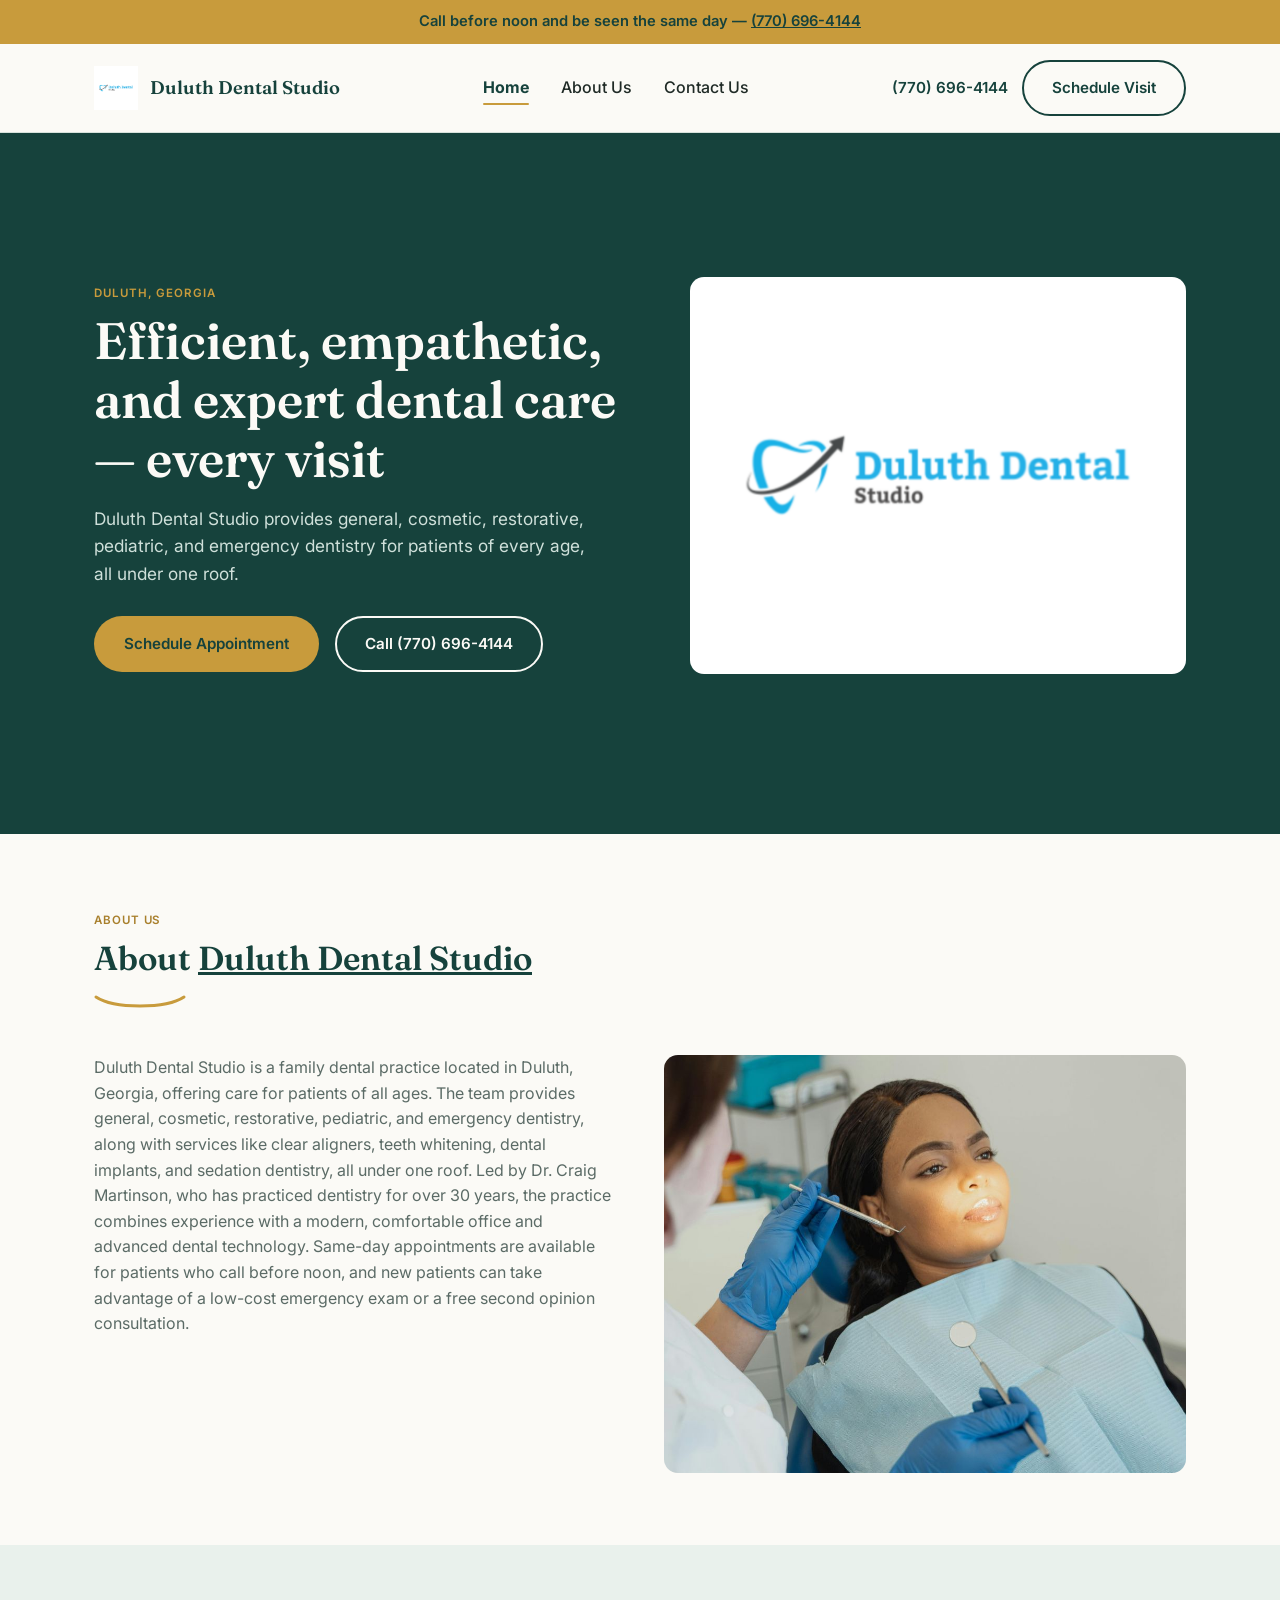
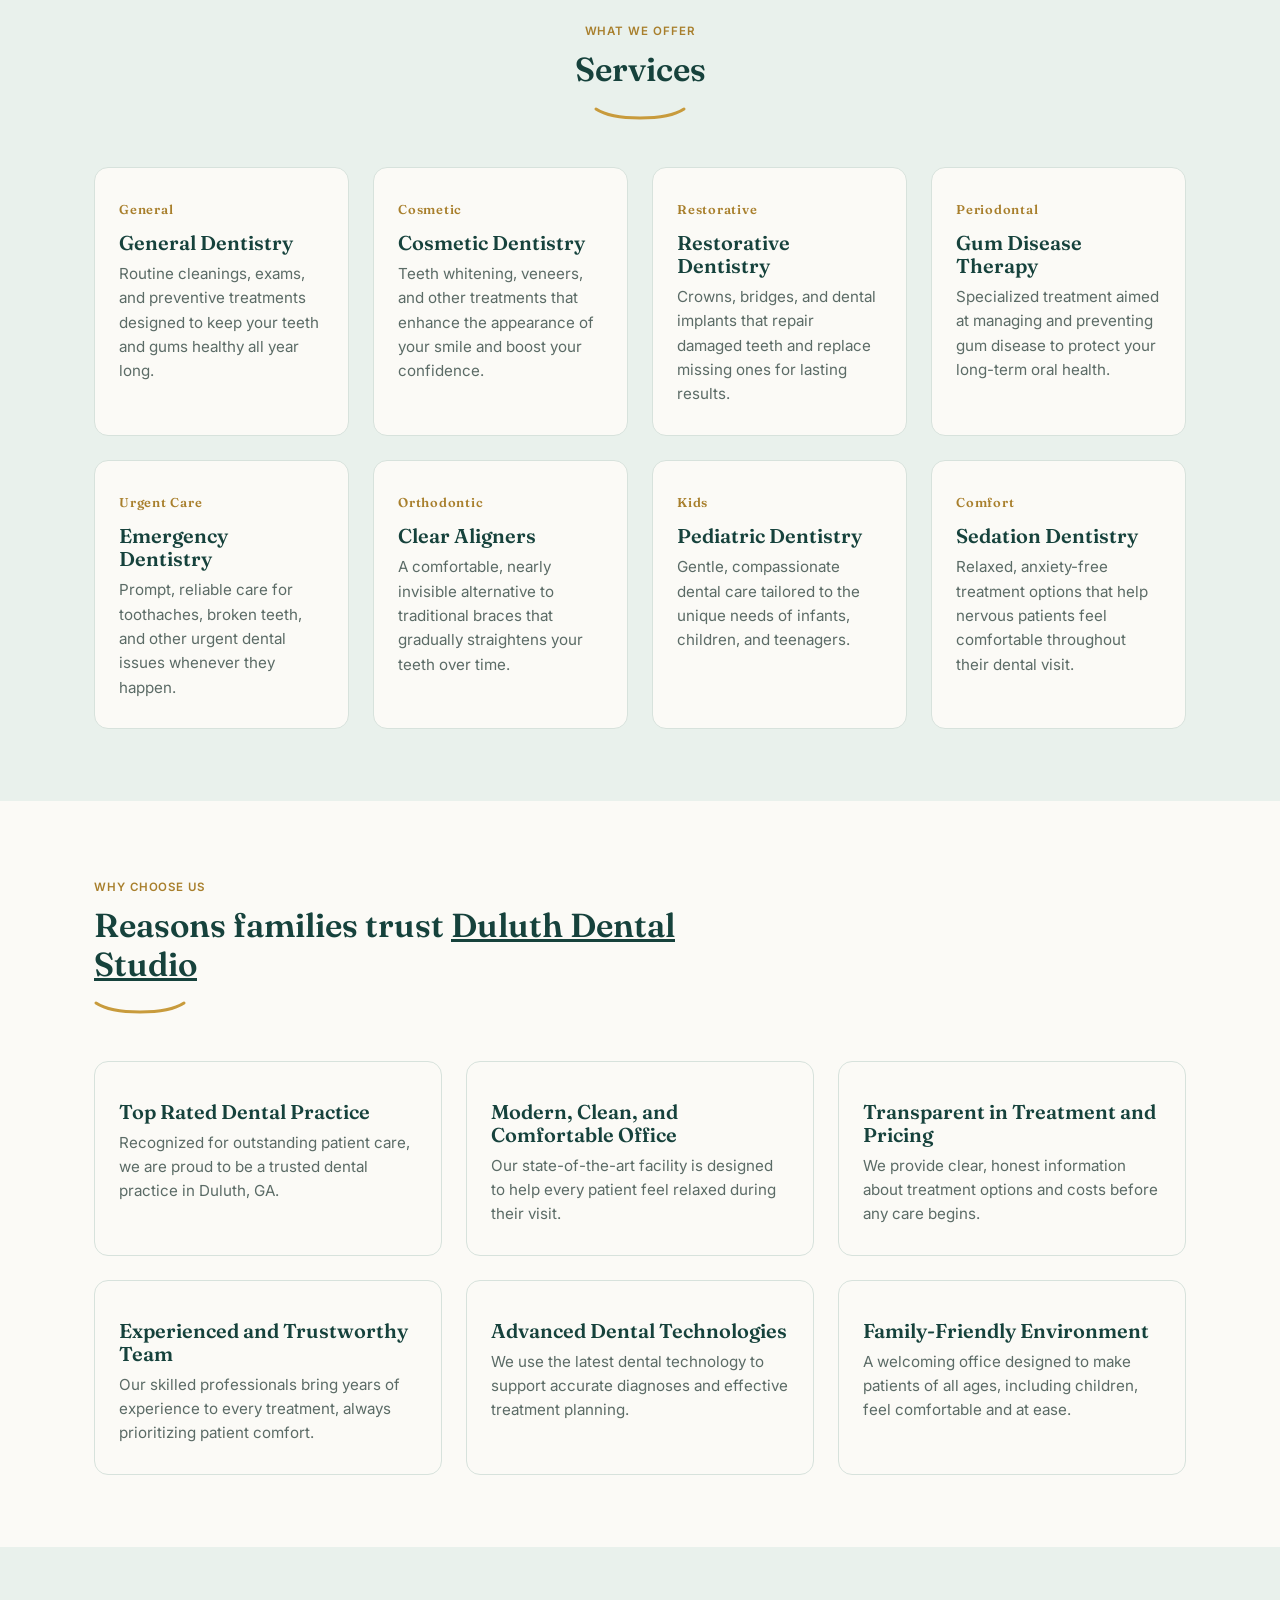
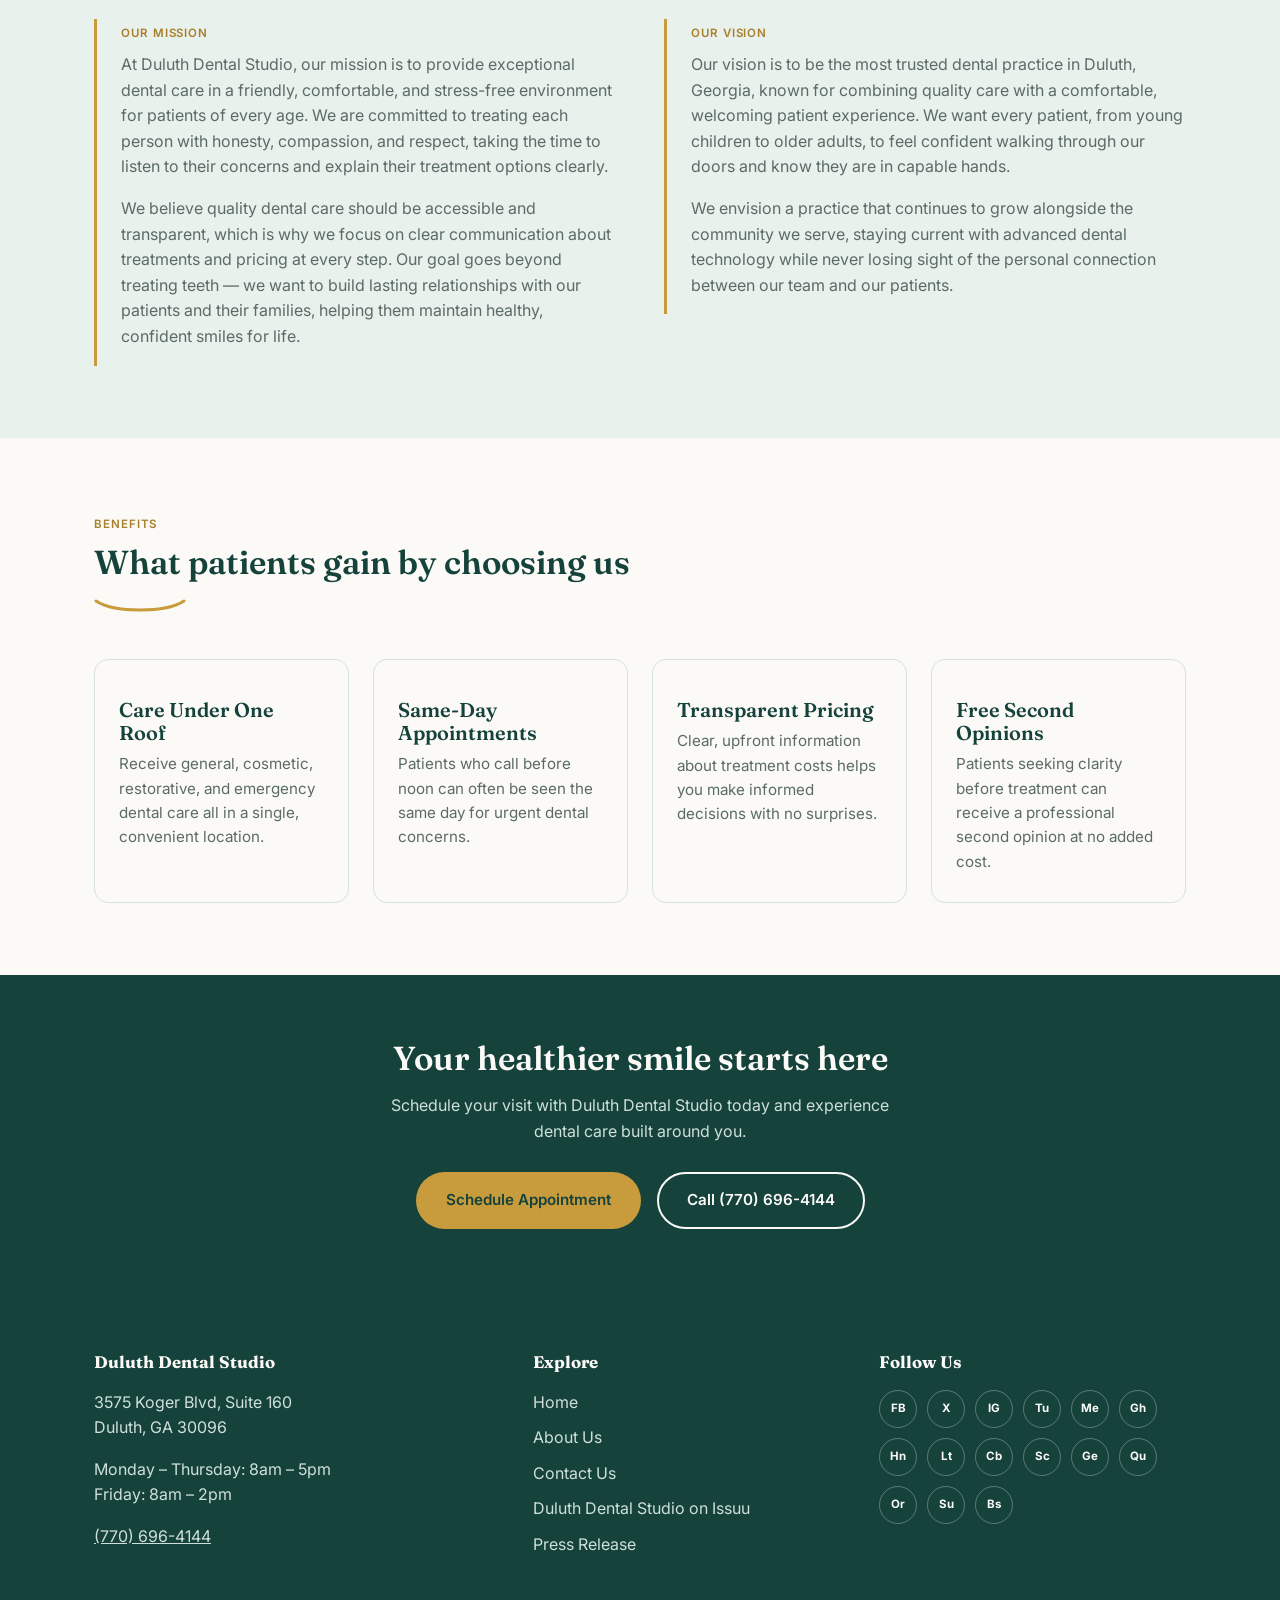
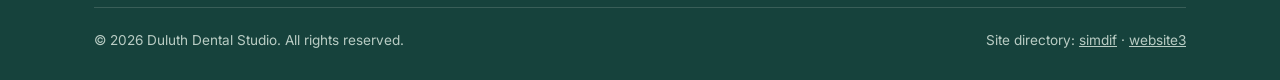
<file: index.html>
<!DOCTYPE html>
<html lang="en">
<head>
<meta charset="UTF-8">
<meta name="viewport" content="width=device-width, initial-scale=1.0">
<title>Duluth Dental Studio | Family &amp; Cosmetic Dentist in Duluth, GA</title>
<meta name="description" content="Duluth Dental Studio offers general, cosmetic, restorative, and emergency dental care for all ages. Same-day appointments available. Call today!">
<link rel="icon" href="images/Duluth Dental Studio.png">
<link rel="stylesheet" href="style.css">
</head>
<body>

<div class="hero-banner">
  Call before noon and be seen the same day &mdash; <a href="tel:+17706964144">(770) 696-4144</a>
</div>

<header class="site-header">
  <nav class="nav wrap">
    <a class="brand" href="https://duluthdentalstudio.github.io/">
      <img src="images/Duluth Dental Studio.png" alt="Duluth Dental Studio logo">
      <span>Duluth Dental Studio</span>
    </a>
    <ul class="nav-links">
      <li><a href="index.html" aria-current="page">Home</a></li>
      <li><a href="about.html">About Us</a></li>
      <li><a href="contact.html">Contact Us</a></li>
    </ul>
    <div class="nav-cta">
      <a class="nav-phone" href="tel:+17706964144">(770) 696-4144</a>
      <a class="btn btn-outline-dark" href="contact.html">Schedule Visit</a>
    </div>
  </nav>
</header>

<section class="hero">
  <div class="wrap">
    <div class="hero-copy">
      <span class="eyebrow" style="color:var(--gold);">Duluth, Georgia</span>
      <h1>Efficient, empathetic, and expert dental care &mdash; every visit</h1>
      <p class="lede">Duluth Dental Studio provides general, cosmetic, restorative, pediatric, and emergency dentistry for patients of every age, all under one roof.</p>
      <div class="hero-ctas">
        <a class="btn btn-primary" href="contact.html">Schedule Appointment</a>
        <a class="btn btn-outline" href="tel:+17706964144">Call (770) 696-4144</a>
      </div>
    </div>
    <div class="hero-media">
      <img src="images/Duluth Dental Studio.png" alt="Dentist providing patient care at Duluth Dental Studio">
    </div>
  </div>
</section>

<section id="about">
  <div class="wrap">
    <div class="section-head">
      <span class="eyebrow">About Us</span>
      <h2>About <a href="https://wtoregister.com/en/profile/134803/duluth-dental-studio" target="_blank" rel="noopener">Duluth Dental Studio</a></h2>
      <span class="curve-underline"><svg viewBox="0 0 92 18" fill="none" xmlns="http://www.w3.org/2000/svg"><path d="M2 4C20 16 72 16 90 4" stroke="#C89B3C" stroke-width="3" stroke-linecap="round"/></svg></span>
    </div>
    <div class="split">
      <div>
        <p>Duluth Dental Studio is a family dental practice located in Duluth, Georgia, offering care for patients of all ages. The team provides general, cosmetic, restorative, pediatric, and emergency dentistry, along with services like clear aligners, teeth whitening, dental implants, and sedation dentistry, all under one roof. Led by Dr. Craig Martinson, who has practiced dentistry for over 30 years, the practice combines experience with a modern, comfortable office and advanced dental technology. Same-day appointments are available for patients who call before noon, and new patients can take advantage of a low-cost emergency exam or a free second opinion consultation.</p>
      </div>
      <div class="hero-media">
        <img src="images/dentistry in atlanta.jpg" alt="Modern dental treatment room at Duluth Dental Studio">
      </div>
    </div>
  </div>
</section>

<section class="section-sage" id="services">
  <div class="wrap">
    <div class="section-head center" style="margin:0 auto 44px;">
      <span class="eyebrow">What We Offer</span>
      <h2>Services</h2>
      <span class="curve-underline" style="margin-left:auto;margin-right:auto;"><svg viewBox="0 0 92 18" fill="none" xmlns="http://www.w3.org/2000/svg"><path d="M2 4C20 16 72 16 90 4" stroke="#C89B3C" stroke-width="3" stroke-linecap="round"/></svg></span>
    </div>
    <div class="grid">
      <div class="card">
        <span class="num">General</span>
        <h3>General Dentistry</h3>
        <p>Routine cleanings, exams, and preventive treatments designed to keep your teeth and gums healthy all year long.</p>
      </div>
      <div class="card">
        <span class="num">Cosmetic</span>
        <h3>Cosmetic Dentistry</h3>
        <p>Teeth whitening, veneers, and other treatments that enhance the appearance of your smile and boost your confidence.</p>
      </div>
      <div class="card">
        <span class="num">Restorative</span>
        <h3>Restorative Dentistry</h3>
        <p>Crowns, bridges, and dental implants that repair damaged teeth and replace missing ones for lasting results.</p>
      </div>
      <div class="card">
        <span class="num">Periodontal</span>
        <h3>Gum Disease Therapy</h3>
        <p>Specialized treatment aimed at managing and preventing gum disease to protect your long-term oral health.</p>
      </div>
      <div class="card">
        <span class="num">Urgent Care</span>
        <h3>Emergency Dentistry</h3>
        <p>Prompt, reliable care for toothaches, broken teeth, and other urgent dental issues whenever they happen.</p>
      </div>
      <div class="card">
        <span class="num">Orthodontic</span>
        <h3>Clear Aligners</h3>
        <p>A comfortable, nearly invisible alternative to traditional braces that gradually straightens your teeth over time.</p>
      </div>
      <div class="card">
        <span class="num">Kids</span>
        <h3>Pediatric Dentistry</h3>
        <p>Gentle, compassionate dental care tailored to the unique needs of infants, children, and teenagers.</p>
      </div>
      <div class="card">
        <span class="num">Comfort</span>
        <h3>Sedation Dentistry</h3>
        <p>Relaxed, anxiety-free treatment options that help nervous patients feel comfortable throughout their dental visit.</p>
      </div>
    </div>
  </div>
</section>

<section id="why-us">
  <div class="wrap">
    <div class="section-head">
      <span class="eyebrow">Why Choose Us</span>
      <h2>Reasons families trust <a href="https://www.f6s.com/duluth-dental-studio/people" target="_blank" rel="noopener">Duluth Dental Studio</a></h2>
      <span class="curve-underline"><svg viewBox="0 0 92 18" fill="none" xmlns="http://www.w3.org/2000/svg"><path d="M2 4C20 16 72 16 90 4" stroke="#C89B3C" stroke-width="3" stroke-linecap="round"/></svg></span>
    </div>
    <div class="grid cols-3">
      <div class="card">
        <h3>Top Rated Dental Practice</h3>
        <p>Recognized for outstanding patient care, we are proud to be a trusted dental practice in Duluth, GA.</p>
      </div>
      <div class="card">
        <h3>Modern, Clean, and Comfortable Office</h3>
        <p>Our state-of-the-art facility is designed to help every patient feel relaxed during their visit.</p>
      </div>
      <div class="card">
        <h3>Transparent in Treatment and Pricing</h3>
        <p>We provide clear, honest information about treatment options and costs before any care begins.</p>
      </div>
      <div class="card">
        <h3>Experienced and Trustworthy Team</h3>
        <p>Our skilled professionals bring years of experience to every treatment, always prioritizing patient comfort.</p>
      </div>
      <div class="card">
        <h3>Advanced Dental Technologies</h3>
        <p>We use the latest dental technology to support accurate diagnoses and effective treatment planning.</p>
      </div>
      <div class="card">
        <h3>Family-Friendly Environment</h3>
        <p>A welcoming office designed to make patients of all ages, including children, feel comfortable and at ease.</p>
      </div>
    </div>
  </div>
</section>

<section class="section-sage">
  <div class="wrap split">
    <div class="mv-block">
      <span class="eyebrow">Our Mission</span>
      <p>At Duluth Dental Studio, our mission is to provide exceptional dental care in a friendly, comfortable, and stress-free environment for patients of every age. We are committed to treating each person with honesty, compassion, and respect, taking the time to listen to their concerns and explain their treatment options clearly.</p>
      <p>We believe quality dental care should be accessible and transparent, which is why we focus on clear communication about treatments and pricing at every step. Our goal goes beyond treating teeth &mdash; we want to build lasting relationships with our patients and their families, helping them maintain healthy, confident smiles for life.</p>
    </div>
    <div class="mv-block">
      <span class="eyebrow">Our Vision</span>
      <p>Our vision is to be the most trusted dental practice in Duluth, Georgia, known for combining quality care with a comfortable, welcoming patient experience. We want every patient, from young children to older adults, to feel confident walking through our doors and know they are in capable hands.</p>
      <p>We envision a practice that continues to grow alongside the community we serve, staying current with advanced dental technology while never losing sight of the personal connection between our team and our patients.</p>
    </div>
  </div>
</section>

<section id="benefits">
  <div class="wrap">
    <div class="section-head">
      <span class="eyebrow">Benefits</span>
      <h2>What patients gain by choosing us</h2>
      <span class="curve-underline"><svg viewBox="0 0 92 18" fill="none" xmlns="http://www.w3.org/2000/svg"><path d="M2 4C20 16 72 16 90 4" stroke="#C89B3C" stroke-width="3" stroke-linecap="round"/></svg></span>
    </div>
    <div class="grid">
      <div class="card">
        <h3>Care Under One Roof</h3>
        <p>Receive general, cosmetic, restorative, and emergency dental care all in a single, convenient location.</p>
      </div>
      <div class="card">
        <h3>Same-Day Appointments</h3>
        <p>Patients who call before noon can often be seen the same day for urgent dental concerns.</p>
      </div>
      <div class="card">
        <h3>Transparent Pricing</h3>
        <p>Clear, upfront information about treatment costs helps you make informed decisions with no surprises.</p>
      </div>
      <div class="card">
        <h3>Free Second Opinions</h3>
        <p>Patients seeking clarity before treatment can receive a professional second opinion at no added cost.</p>
      </div>
    </div>
  </div>
</section>

<section class="cta-band">
  <div class="wrap">
    <h2>Your healthier smile starts here</h2>
    <p>Schedule your visit with Duluth Dental Studio today and experience dental care built around you.</p>
    <div class="hero-ctas" style="justify-content:center;">
      <a class="btn btn-primary" href="contact.html">Schedule Appointment</a>
      <a class="btn btn-outline" href="tel:+17706964144">Call (770) 696-4144</a>
    </div>
  </div>
</section>

<footer class="site-footer" id="footer-include"></footer>

<script src="footer.js"></script>
</body>
</html>
</file>
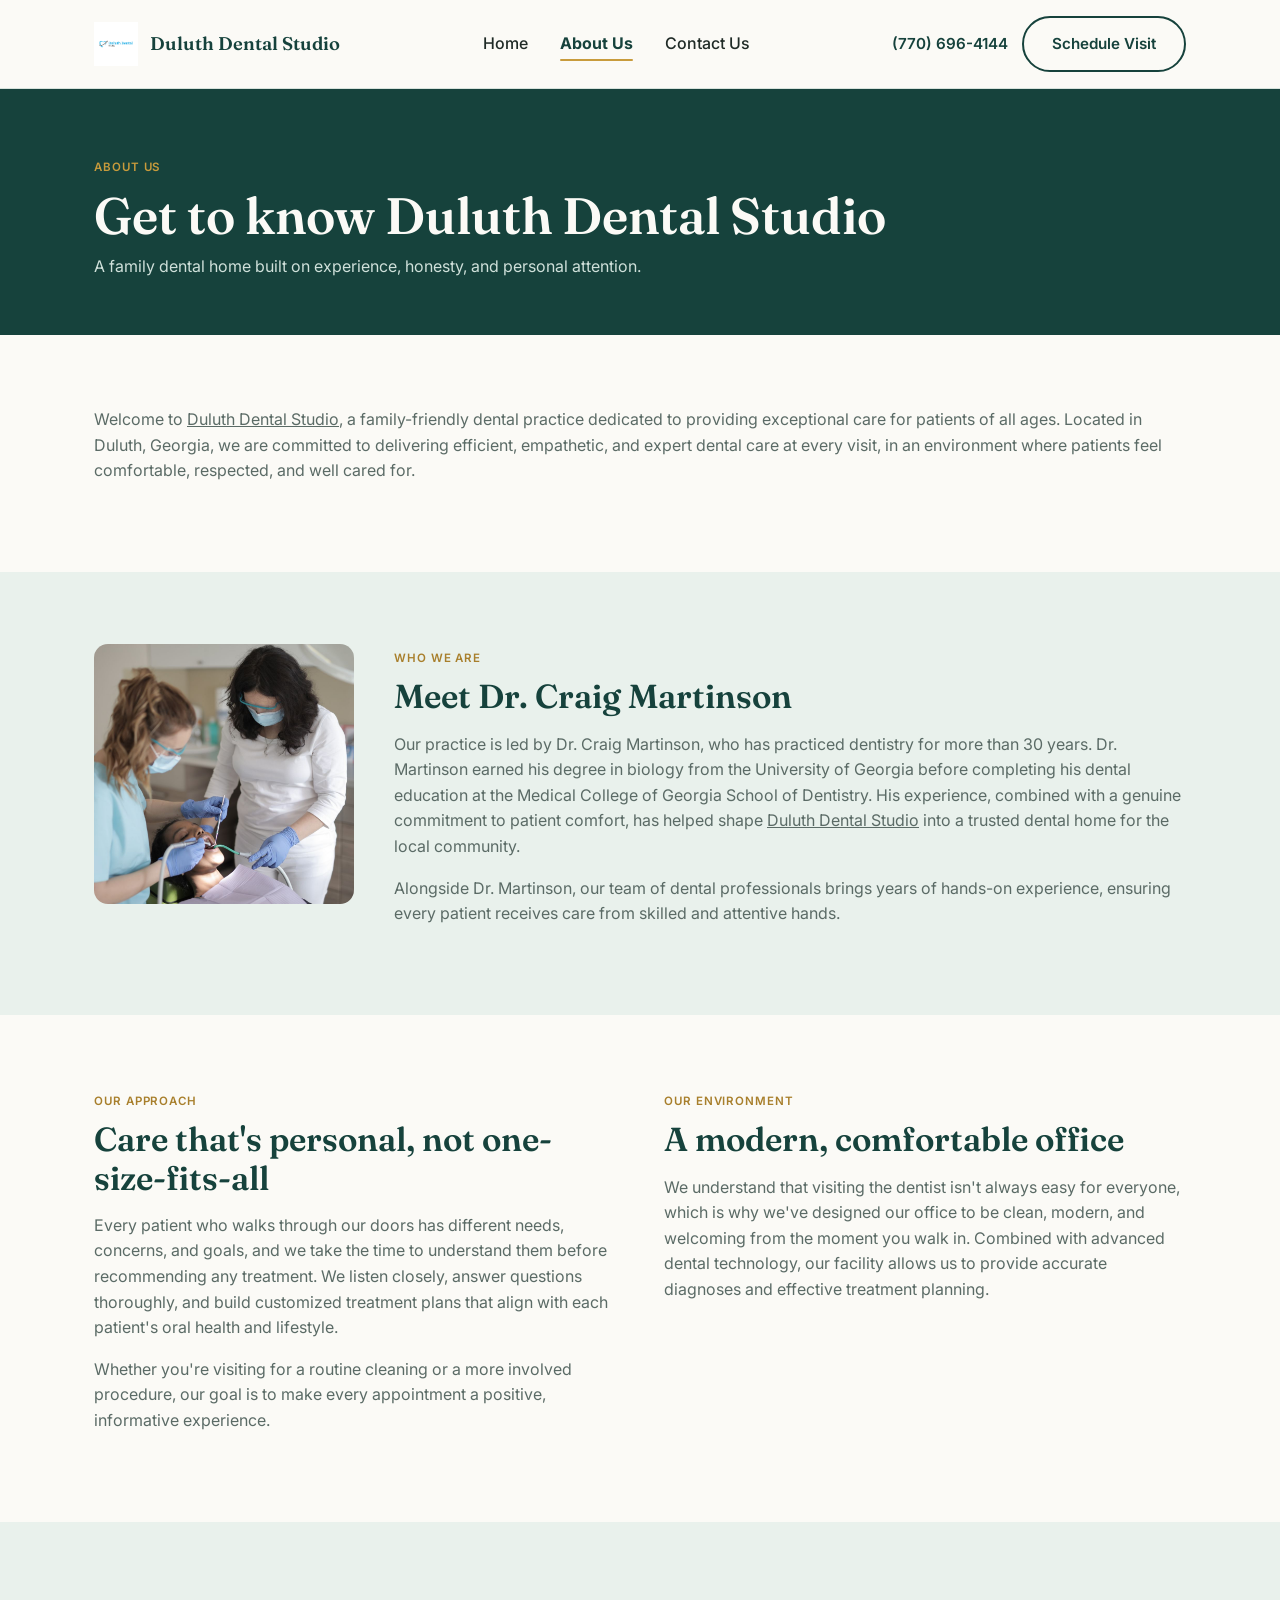
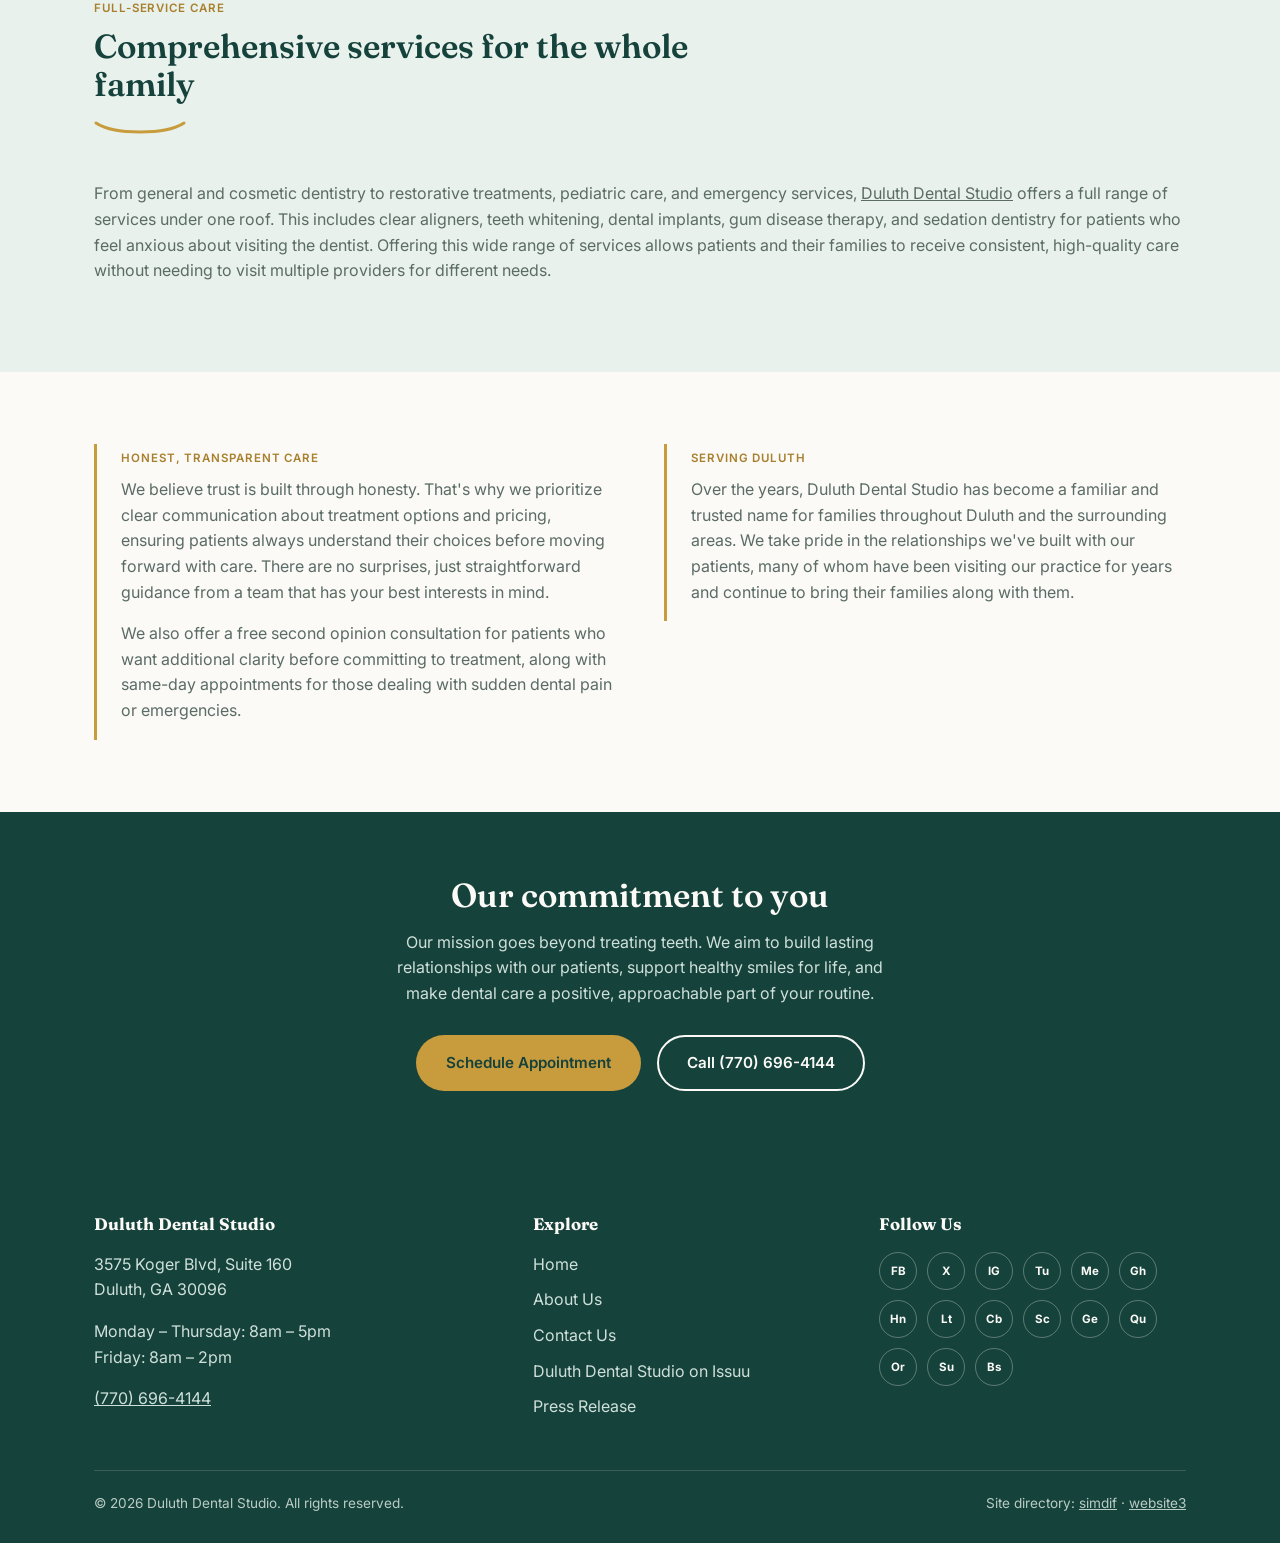
<file: about.html>
<!DOCTYPE html>
<html lang="en">
<head>
<meta charset="UTF-8">
<meta name="viewport" content="width=device-width, initial-scale=1.0">
<title>About Us | Duluth Dental Studio in Duluth, GA</title>
<meta name="description" content="Learn about Duluth Dental Studio, led by Dr. Craig Martinson. Discover our mission, experienced team, and commitment to honest, personalized dental care.">
<link rel="icon" href="images/Duluth Dental Studio.png">
<link rel="stylesheet" href="style.css">
</head>
<body>

<header class="site-header">
  <nav class="nav wrap">
    <a class="brand" href="index.html">
      <img src="images/Duluth Dental Studio.png" alt="Duluth Dental Studio logo">
      <span>Duluth Dental Studio</span>
    </a>
    <ul class="nav-links">
      <li><a href="index.html">Home</a></li>
      <li><a href="about.html" aria-current="page">About Us</a></li>
      <li><a href="contact.html">Contact Us</a></li>
    </ul>
    <div class="nav-cta">
      <a class="nav-phone" href="tel:+17706964144">(770) 696-4144</a>
      <a class="btn btn-outline-dark" href="contact.html">Schedule Visit</a>
    </div>
  </nav>
</header>

<section class="page-banner">
  <div class="wrap">
    <span class="eyebrow" style="color:var(--gold);">About Us</span>
    <h1>Get to know Duluth Dental Studio</h1>
    <p>A family dental home built on experience, honesty, and personal attention.</p>
  </div>
</section>

<section>
  <div class="wrap">
    <p>Welcome to <a href="https://duluthdentalstudio.simdif.com/" target="_blank" rel="noopener">Duluth Dental Studio</a>, a family-friendly dental practice dedicated to providing exceptional care for patients of all ages. Located in Duluth, Georgia, we are committed to delivering efficient, empathetic, and expert dental care at every visit, in an environment where patients feel comfortable, respected, and well cared for.</p>
  </div>
</section>

<section class="section-sage">
  <div class="wrap doctor">
    <div class="doctor-photo">
      <img src="images/dentist in atlanta.jpg" alt="Dr. Craig Martinson with a patient at Duluth Dental Studio">
    </div>
    <div>
      <span class="eyebrow">Who We Are</span>
      <h2>Meet Dr. Craig Martinson</h2>
      <p>Our practice is led by Dr. Craig Martinson, who has practiced dentistry for more than 30 years. Dr. Martinson earned his degree in biology from the University of Georgia before completing his dental education at the Medical College of Georgia School of Dentistry. His experience, combined with a genuine commitment to patient comfort, has helped shape <a href="http://duluthstudio.website3.me/" target="_blank" rel="noopener">Duluth Dental Studio</a> into a trusted dental home for the local community.</p>
      <p>Alongside Dr. Martinson, our team of dental professionals brings years of hands-on experience, ensuring every patient receives care from skilled and attentive hands.</p>
    </div>
  </div>
</section>

<section>
  <div class="wrap split">
    <div>
      <span class="eyebrow">Our Approach</span>
      <h2>Care that's personal, not one-size-fits-all</h2>
      <p>Every patient who walks through our doors has different needs, concerns, and goals, and we take the time to understand them before recommending any treatment. We listen closely, answer questions thoroughly, and build customized treatment plans that align with each patient's oral health and lifestyle.</p>
      <p>Whether you're visiting for a routine cleaning or a more involved procedure, our goal is to make every appointment a positive, informative experience.</p>
    </div>
    <div>
      <span class="eyebrow">Our Environment</span>
      <h2>A modern, comfortable office</h2>
      <p>We understand that visiting the dentist isn't always easy for everyone, which is why we've designed our office to be clean, modern, and welcoming from the moment you walk in. Combined with advanced dental technology, our facility allows us to provide accurate diagnoses and effective treatment planning.</p>
    </div>
  </div>
</section>

<section class="section-sage">
  <div class="wrap">
    <div class="section-head">
      <span class="eyebrow">Full-Service Care</span>
      <h2>Comprehensive services for the whole family</h2>
      <span class="curve-underline"><svg viewBox="0 0 92 18" fill="none" xmlns="http://www.w3.org/2000/svg"><path d="M2 4C20 16 72 16 90 4" stroke="#C89B3C" stroke-width="3" stroke-linecap="round"/></svg></span>
    </div>
    <p>From general and cosmetic dentistry to restorative treatments, pediatric care, and emergency services, <a href="https://www.prlog.org/13160342-duluth-dental-studio-recognized-as-trusted-dental-practice-in-duluth-ga.html" target="_blank" rel="noopener">Duluth Dental Studio</a> offers a full range of services under one roof. This includes clear aligners, teeth whitening, dental implants, gum disease therapy, and sedation dentistry for patients who feel anxious about visiting the dentist. Offering this wide range of services allows patients and their families to receive consistent, high-quality care without needing to visit multiple providers for different needs.</p>
  </div>
</section>

<section>
  <div class="wrap split">
    <div class="mv-block">
      <span class="eyebrow">Honest, Transparent Care</span>
      <p>We believe trust is built through honesty. That's why we prioritize clear communication about treatment options and pricing, ensuring patients always understand their choices before moving forward with care. There are no surprises, just straightforward guidance from a team that has your best interests in mind.</p>
      <p>We also offer a free second opinion consultation for patients who want additional clarity before committing to treatment, along with same-day appointments for those dealing with sudden dental pain or emergencies.</p>
    </div>
    <div class="mv-block">
      <span class="eyebrow">Serving Duluth</span>
      <p>Over the years, Duluth Dental Studio has become a familiar and trusted name for families throughout Duluth and the surrounding areas. We take pride in the relationships we've built with our patients, many of whom have been visiting our practice for years and continue to bring their families along with them.</p>
    </div>
  </div>
</section>

<section class="cta-band">
  <div class="wrap">
    <h2>Our commitment to you</h2>
    <p>Our mission goes beyond treating teeth. We aim to build lasting relationships with our patients, support healthy smiles for life, and make dental care a positive, approachable part of your routine.</p>
    <div class="hero-ctas" style="justify-content:center;">
      <a class="btn btn-primary" href="contact.html">Schedule Appointment</a>
      <a class="btn btn-outline" href="tel:+17706964144">Call (770) 696-4144</a>
    </div>
  </div>
</section>

<footer class="site-footer" id="footer-include"></footer>

<script src="footer.js"></script>
</body>
</html>
</file>
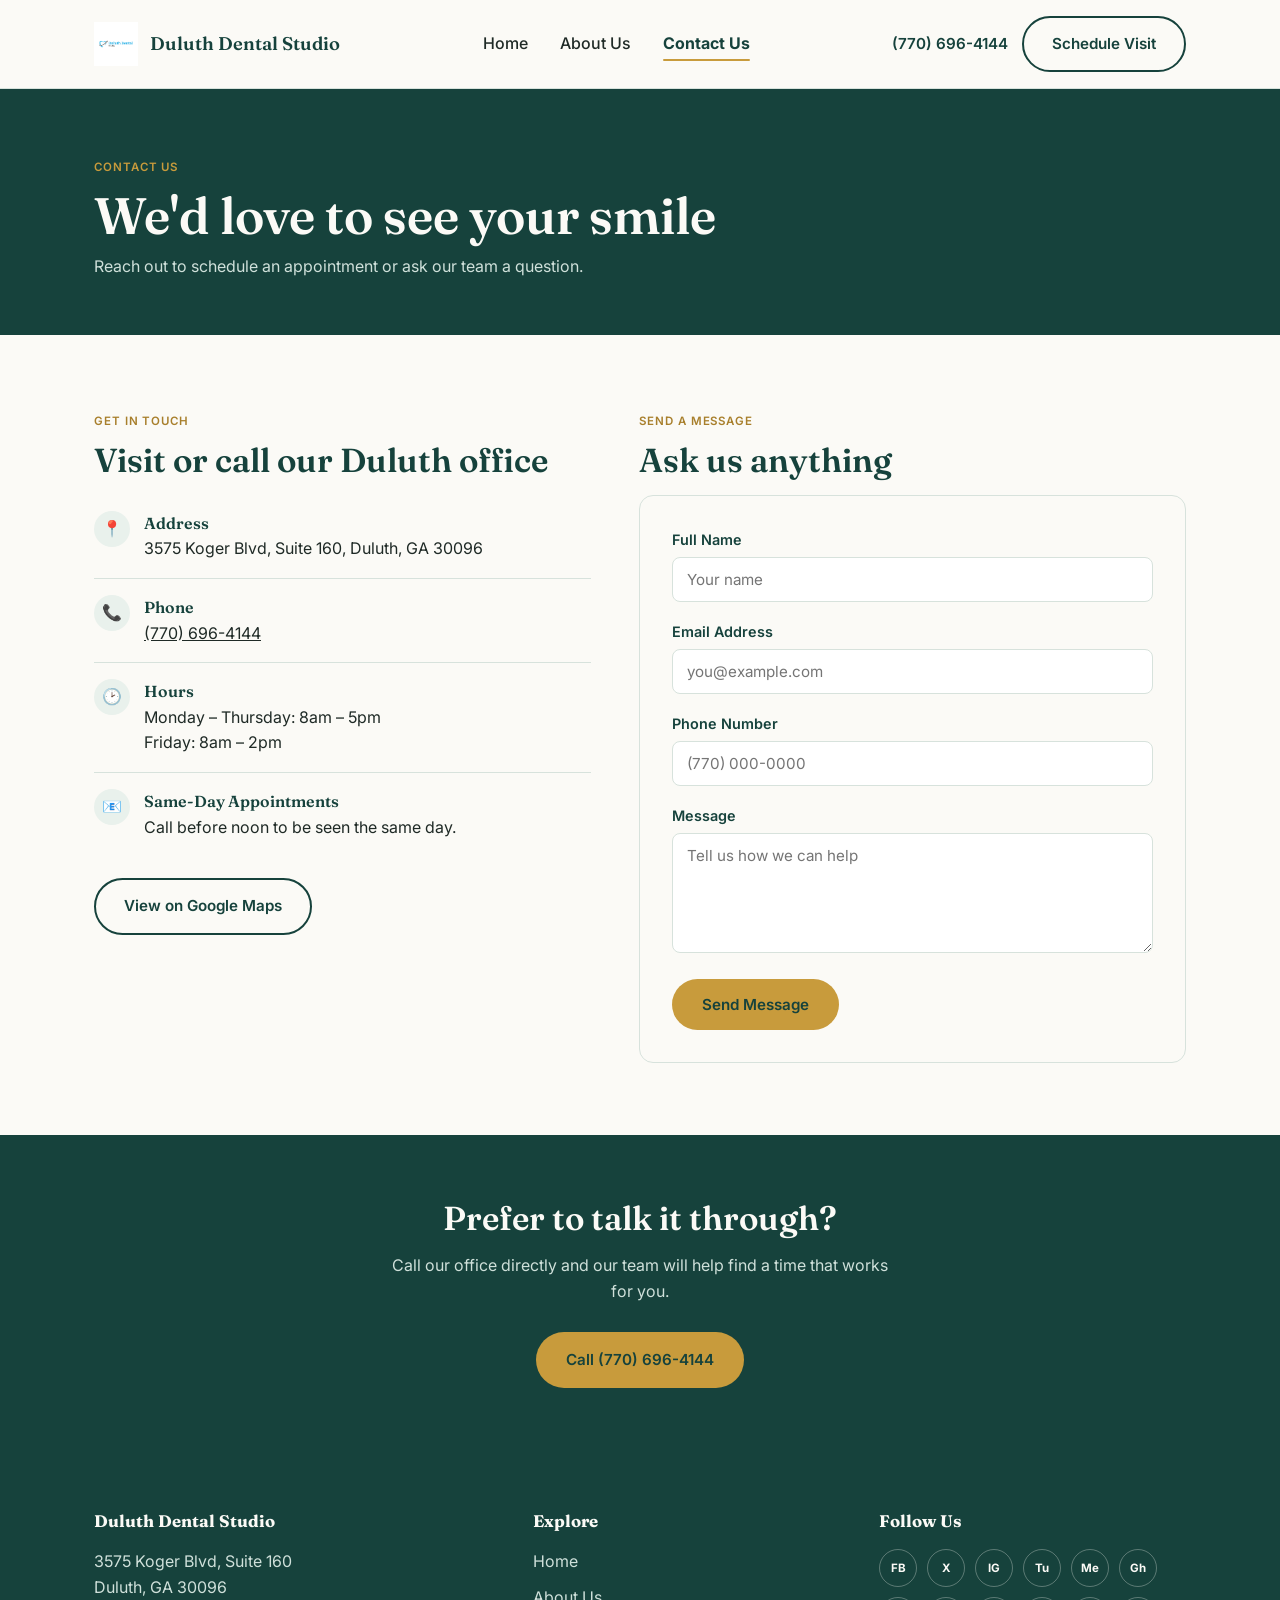
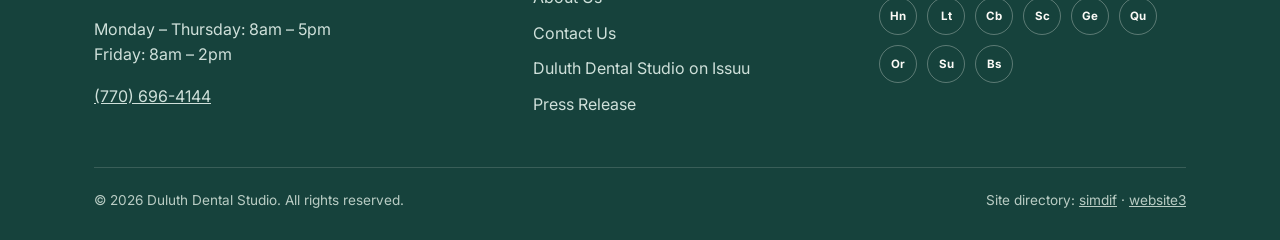
<file: contact.html>
<!DOCTYPE html>
<html lang="en">
<head>
<meta charset="UTF-8">
<meta name="viewport" content="width=device-width, initial-scale=1.0">
<title>Contact Us | Duluth Dental Studio &ndash; Duluth, GA</title>
<meta name="description" content="Get in touch with Duluth Dental Studio to schedule an appointment. Visit our Duluth, GA office or call us today for friendly, expert dental care.">
<link rel="icon" href="images/Duluth Dental Studio.png">
<link rel="stylesheet" href="style.css">
</head>
<body>

<header class="site-header">
  <nav class="nav wrap">
    <a class="brand" href="index.html">
      <img src="images/Duluth Dental Studio.png" alt="Duluth Dental Studio logo">
      <span>Duluth Dental Studio</span>
    </a>
    <ul class="nav-links">
      <li><a href="index.html">Home</a></li>
      <li><a href="about.html">About Us</a></li>
      <li><a href="contact.html" aria-current="page">Contact Us</a></li>
    </ul>
    <div class="nav-cta">
      <a class="nav-phone" href="tel:+17706964144">(770) 696-4144</a>
      <a class="btn btn-outline-dark" href="contact.html">Schedule Visit</a>
    </div>
  </nav>
</header>

<section class="page-banner">
  <div class="wrap">
    <span class="eyebrow" style="color:var(--gold);">Contact Us</span>
    <h1>We'd love to see your smile</h1>
    <p>Reach out to schedule an appointment or ask our team a question.</p>
  </div>
</section>

<section>
  <div class="wrap contact-grid">
    <div>
      <span class="eyebrow">Get In Touch</span>
      <h2>Visit or call our Duluth office</h2>
      <ul class="info-list">
        <li>
          <span class="icon">&#128205;</span>
          <div>
            <strong>Address</strong>
            3575 Koger Blvd, Suite 160, Duluth, GA 30096
          </div>
        </li>
        <li>
          <span class="icon">&#128222;</span>
          <div>
            <strong>Phone</strong>
            <a href="tel:+17706964144">(770) 696-4144</a>
          </div>
        </li>
        <li>
          <span class="icon">&#128337;</span>
          <div>
            <strong>Hours</strong>
            Monday &ndash; Thursday: 8am &ndash; 5pm<br>
            Friday: 8am &ndash; 2pm
          </div>
        </li>
        <li>
          <span class="icon">&#128231;</span>
          <div>
            <strong>Same-Day Appointments</strong>
            Call before noon to be seen the same day.
          </div>
        </li>
      </ul>
      <div class="map-cta">
        <a class="btn btn-outline-dark" href="https://share.google/VQBXFoW8ez81F8F7A" target="_blank" rel="noopener">View on Google Maps</a>
      </div>
    </div>

    <div>
      <span class="eyebrow">Send a Message</span>
      <h2>Ask us anything</h2>
      <form class="contact-form" action="#" method="post">
        <div class="form-row">
          <label for="name">Full Name</label>
          <input type="text" id="name" name="name" placeholder="Your name" required>
        </div>
        <div class="form-row">
          <label for="email">Email Address</label>
          <input type="email" id="email" name="email" placeholder="you@example.com" required>
        </div>
        <div class="form-row">
          <label for="phone">Phone Number</label>
          <input type="tel" id="phone" name="phone" placeholder="(770) 000-0000">
        </div>
        <div class="form-row">
          <label for="message">Message</label>
          <textarea id="message" name="message" placeholder="Tell us how we can help"></textarea>
        </div>
        <button type="submit" class="btn btn-primary">Send Message</button>
      </form>
    </div>
  </div>
</section>

<section class="cta-band">
  <div class="wrap">
    <h2>Prefer to talk it through?</h2>
    <p>Call our office directly and our team will help find a time that works for you.</p>
    <div class="hero-ctas" style="justify-content:center;">
      <a class="btn btn-primary" href="tel:+17706964144">Call (770) 696-4144</a>
    </div>
  </div>
</section>

<footer class="site-footer" id="footer-include"></footer>

<script src="footer.js"></script>
</body>
</html>
</file>
<file: style.css>
/* ============================================
   Duluth Dental Studio — Shared Stylesheet
   Palette:  #16423C deep teal / #E9F1EC sage / #C89B3C gold
             #FBFAF6 cream surface / #1F2A26 ink / #5B6B66 slate
   Type:     Fraunces (display) + Inter (body)
   Signature: the "smile curve" — a soft rising arc used as a
              divider, underline, and button shape throughout.
   ============================================ */

@import url('https://fonts.googleapis.com/css2?family=Fraunces:ital,opsz,wght@0,9..144,400;0,9..144,500;0,9..144,600;1,9..144,500&family=Inter:wght@400;500;600;700&display=swap');

:root {
  --teal-900: #16423C;
  --teal-700: #1F5A52;
  --sage-100: #E9F1EC;
  --cream: #FBFAF6;
  --gold: #C89B3C;
  --gold-dark: #A87F2C;
  --ink: #1F2A26;
  --slate: #5B6B66;
  --line: #D7E2DC;

  --font-display: 'Fraunces', Georgia, serif;
  --font-body: 'Inter', -apple-system, BlinkMacSystemFont, 'Segoe UI', sans-serif;

  --max-width: 1140px;
  --radius: 14px;
}

* { box-sizing: border-box; }

html { scroll-behavior: smooth; }

body {
  margin: 0;
  font-family: var(--font-body);
  color: var(--ink);
  background: var(--cream);
  line-height: 1.6;
  -webkit-font-smoothing: antialiased;
}

img { max-width: 100%; display: block; }

a { color: inherit; }

.wrap {
  max-width: var(--max-width);
  margin: 0 auto;
  padding: 0 24px;
}

h1, h2, h3 {
  font-family: var(--font-display);
  color: var(--teal-900);
  line-height: 1.15;
  margin: 0 0 16px;
}

h1 { font-size: clamp(2.2rem, 4vw, 3.4rem); font-weight: 600; }
h2 { font-size: clamp(1.6rem, 2.6vw, 2.2rem); font-weight: 600; }
h3 { font-size: 1.25rem; font-weight: 600; }

p { margin: 0 0 16px; color: var(--slate); }

.eyebrow {
  display: inline-block;
  font-family: var(--font-body);
  font-weight: 600;
  letter-spacing: 0.08em;
  text-transform: uppercase;
  font-size: 0.72rem;
  color: var(--gold-dark);
  margin-bottom: 10px;
}

/* Smile-curve underline used under section headings */
.curve-underline {
  display: block;
  width: 92px;
  height: 18px;
  margin: 6px 0 28px;
}
.curve-underline svg { width: 100%; height: 100%; }

/* ---------- Buttons ---------- */
.btn {
  display: inline-flex;
  align-items: center;
  gap: 8px;
  padding: 14px 28px;
  border-radius: 999px;
  font-family: var(--font-body);
  font-weight: 600;
  font-size: 0.95rem;
  text-decoration: none;
  border: 2px solid transparent;
  cursor: pointer;
  transition: transform 0.15s ease, background 0.2s ease, color 0.2s ease;
}
.btn:focus-visible { outline: 3px solid var(--gold); outline-offset: 3px; }

.btn-primary {
  background: var(--gold);
  color: var(--teal-900);
}
.btn-primary:hover { background: var(--gold-dark); transform: translateY(-1px); }

.btn-outline {
  background: transparent;
  border-color: var(--cream);
  color: var(--cream);
}
.btn-outline:hover { background: var(--cream); color: var(--teal-900); }

.btn-outline-dark {
  background: transparent;
  border-color: var(--teal-900);
  color: var(--teal-900);
}
.btn-outline-dark:hover { background: var(--teal-900); color: var(--cream); }

/* ---------- Header / Nav ---------- */
.site-header {
  position: sticky;
  top: 0;
  z-index: 50;
  background: var(--cream);
  border-bottom: 1px solid var(--line);
}
.nav {
  display: flex;
  align-items: center;
  justify-content: space-between;
  padding: 16px 24px;
}
.brand {
  display: flex;
  align-items: center;
  gap: 12px;
  text-decoration: none;
}
.brand img { height: 44px; width: auto; }
.brand span {
  font-family: var(--font-display);
  font-weight: 600;
  font-size: 1.15rem;
  color: var(--teal-900);
}
.nav-links {
  display: flex;
  align-items: center;
  gap: 32px;
  list-style: none;
  margin: 0;
  padding: 0;
}
.nav-links a {
  text-decoration: none;
  font-weight: 500;
  color: var(--ink);
  position: relative;
  padding: 4px 0;
}
.nav-links a[aria-current="page"] { color: var(--teal-900); font-weight: 700; }
.nav-links a[aria-current="page"]::after {
  content: "";
  position: absolute;
  left: 0; right: 0; bottom: -4px;
  height: 2px;
  background: var(--gold);
  border-radius: 2px;
}
.nav-cta { display: flex; align-items: center; gap: 14px; }
.nav-phone {
  font-weight: 600;
  text-decoration: none;
  color: var(--teal-900);
  font-size: 0.95rem;
}
.nav-toggle { display: none; }

@media (max-width: 800px) {
  .nav-links { display: none; }
  .nav-toggle {
    display: inline-flex;
    background: none;
    border: 1px solid var(--line);
    border-radius: 8px;
    padding: 8px 10px;
    cursor: pointer;
  }
  .nav-phone { display: none; }
}

/* ---------- Hero ---------- */
.hero {
  background: var(--teal-900);
  color: var(--cream);
  position: relative;
  overflow: hidden;
}
.hero .wrap {
  display: grid;
  grid-template-columns: 1.05fr 0.95fr;
  gap: 48px;
  align-items: center;
  padding-top: 72px;
  padding-bottom: 88px;
}
.hero-banner {
  background: var(--gold);
  color: var(--teal-900);
  text-align: center;
  font-weight: 600;
  font-size: 0.92rem;
  padding: 10px 16px;
}
.hero-banner a { color: var(--teal-900); text-decoration: underline; }
.hero h1 { color: var(--cream); }
.hero p.lede { color: #CFE0DA; font-size: 1.08rem; max-width: 46ch; }
.hero-ctas { display: flex; gap: 16px; margin-top: 28px; flex-wrap: wrap; }
.hero-media {
  position: relative;
  border-radius: var(--radius);
  overflow: hidden;
  aspect-ratio: 4/3.2;
}
.hero-media img { width: 100%; height: 100%; object-fit: cover; }

@media (max-width: 850px) {
  .hero .wrap { grid-template-columns: 1fr; padding-top: 48px; padding-bottom: 48px; }
  .hero-media { order: -1; }
}

/* Simple page banner used on About / Contact */
.page-banner {
  background: var(--teal-900);
  color: var(--cream);
  padding: 64px 0 56px;
}
.page-banner h1 { color: var(--cream); margin-bottom: 8px; }
.page-banner p { color: #CFE0DA; margin: 0; }

/* ---------- Sections ---------- */
section { padding: 72px 0; }
.section-sage { background: var(--sage-100); }
.section-head { max-width: 640px; margin-bottom: 44px; }
.section-head.center { margin-left: auto; margin-right: auto; text-align: center; }

/* ---------- Cards / grids ---------- */
.grid {
  display: grid;
  gap: 24px;
  grid-template-columns: repeat(4, 1fr);
}
@media (max-width: 980px) { .grid { grid-template-columns: repeat(2, 1fr); } }
@media (max-width: 560px) { .grid { grid-template-columns: 1fr; } }

.grid.cols-3 { grid-template-columns: repeat(3, 1fr); }
@media (max-width: 980px) { .grid.cols-3 { grid-template-columns: repeat(2, 1fr); } }
@media (max-width: 560px) { .grid.cols-3 { grid-template-columns: 1fr; } }

.card {
  background: var(--cream);
  border: 1px solid var(--line);
  border-radius: var(--radius);
  padding: 28px 24px;
}
.card .num {
  font-family: var(--font-display);
  color: var(--gold-dark);
  font-size: 0.8rem;
  font-weight: 600;
  letter-spacing: 0.06em;
}
.card h3 { margin-top: 10px; margin-bottom: 8px; }
.card p { margin: 0; font-size: 0.95rem; }

.section-sage .card { background: var(--cream); }

/* ---------- About / Mission-Vision split ---------- */
.split {
  display: grid;
  grid-template-columns: 1fr 1fr;
  gap: 48px;
  align-items: start;
}
@media (max-width: 800px) { .split { grid-template-columns: 1fr; } }

.mv-block { border-left: 3px solid var(--gold); padding-left: 24px; }

/* ---------- CTA band ---------- */
.cta-band {
  background: var(--teal-900);
  color: var(--cream);
  text-align: center;
  padding: 64px 0;
}
.cta-band h2 { color: var(--cream); }
.cta-band p { color: #CFE0DA; max-width: 50ch; margin-left: auto; margin-right: auto; }

/* ---------- Doctor bio ---------- */
.doctor {
  display: grid;
  grid-template-columns: 260px 1fr;
  gap: 40px;
  align-items: start;
}
@media (max-width: 700px) { .doctor { grid-template-columns: 1fr; } }
.doctor-photo {
  border-radius: var(--radius);
  overflow: hidden;
  aspect-ratio: 1/1;
}
.doctor-photo img { width: 100%; height: 100%; object-fit: cover; }

/* ---------- Contact page ---------- */
.contact-grid {
  display: grid;
  grid-template-columns: 1fr 1.1fr;
  gap: 48px;
}
@media (max-width: 850px) { .contact-grid { grid-template-columns: 1fr; } }

.info-list { list-style: none; margin: 0; padding: 0; }
.info-list li {
  display: flex;
  gap: 14px;
  padding: 16px 0;
  border-bottom: 1px solid var(--line);
}
.info-list li:last-child { border-bottom: none; }
.info-list .icon {
  flex: none;
  width: 36px; height: 36px;
  border-radius: 50%;
  background: var(--sage-100);
  display: flex; align-items: center; justify-content: center;
  color: var(--teal-900);
}
.info-list strong { display: block; color: var(--teal-900); font-family: var(--font-display); font-weight: 600; }

form.contact-form {
  background: var(--cream);
  border: 1px solid var(--line);
  border-radius: var(--radius);
  padding: 32px;
}
.form-row { margin-bottom: 18px; }
.form-row label {
  display: block;
  font-weight: 600;
  font-size: 0.9rem;
  color: var(--teal-900);
  margin-bottom: 6px;
}
.form-row input,
.form-row textarea {
  width: 100%;
  padding: 12px 14px;
  border: 1px solid var(--line);
  border-radius: 8px;
  font-family: var(--font-body);
  font-size: 0.95rem;
  background: #fff;
  color: var(--ink);
}
.form-row input:focus,
.form-row textarea:focus {
  outline: 2px solid var(--gold);
  outline-offset: 1px;
  border-color: var(--gold);
}
.form-row textarea { resize: vertical; min-height: 120px; }

.map-cta {
  margin-top: 22px;
}

/* ---------- Footer ---------- */
.site-footer {
  background: var(--teal-900);
  color: var(--cream);
  padding: 56px 0 28px;
}
.footer-grid {
  display: grid;
  grid-template-columns: 1.3fr 1fr 1fr;
  gap: 40px;
  margin-bottom: 40px;
}
@media (max-width: 800px) { .footer-grid { grid-template-columns: 1fr; } }
.footer-grid h4 {
  font-family: var(--font-display);
  color: var(--cream);
  margin: 0 0 14px;
  font-size: 1.05rem;
}
.footer-grid p, .footer-grid a { color: #CFE0DA; }
.footer-links { list-style: none; margin: 0; padding: 0; }
.footer-links li { margin-bottom: 10px; }
.footer-links a { text-decoration: none; }
.footer-links a:hover { text-decoration: underline; color: var(--gold); }

.social-row {
  display: flex;
  flex-wrap: wrap;
  gap: 10px;
}
.social-row a {
  width: 38px; height: 38px;
  border-radius: 50%;
  border: 1px solid rgba(251,250,246,0.3);
  display: flex; align-items: center; justify-content: center;
  text-decoration: none;
  transition: background 0.2s ease, border-color 0.2s ease;
}
.social-row a:hover { background: var(--gold); border-color: var(--gold); }
.social-row a span {
  font-family: var(--font-body);
  font-weight: 700;
  font-size: 0.72rem;
  letter-spacing: 0.02em;
  color: var(--cream);
}
.social-row a:hover span { color: var(--teal-900); }

.footer-bottom {
  border-top: 1px solid rgba(251,250,246,0.15);
  padding-top: 22px;
  display: flex;
  justify-content: space-between;
  flex-wrap: wrap;
  gap: 12px;
  font-size: 0.85rem;
  color: #B9CCC4;
}
.footer-bottom a { color: #B9CCC4; text-decoration: underline; }

/* Reduced motion */
@media (prefers-reduced-motion: reduce) {
  html { scroll-behavior: auto; }
  .btn { transition: none; }
}
</file>
